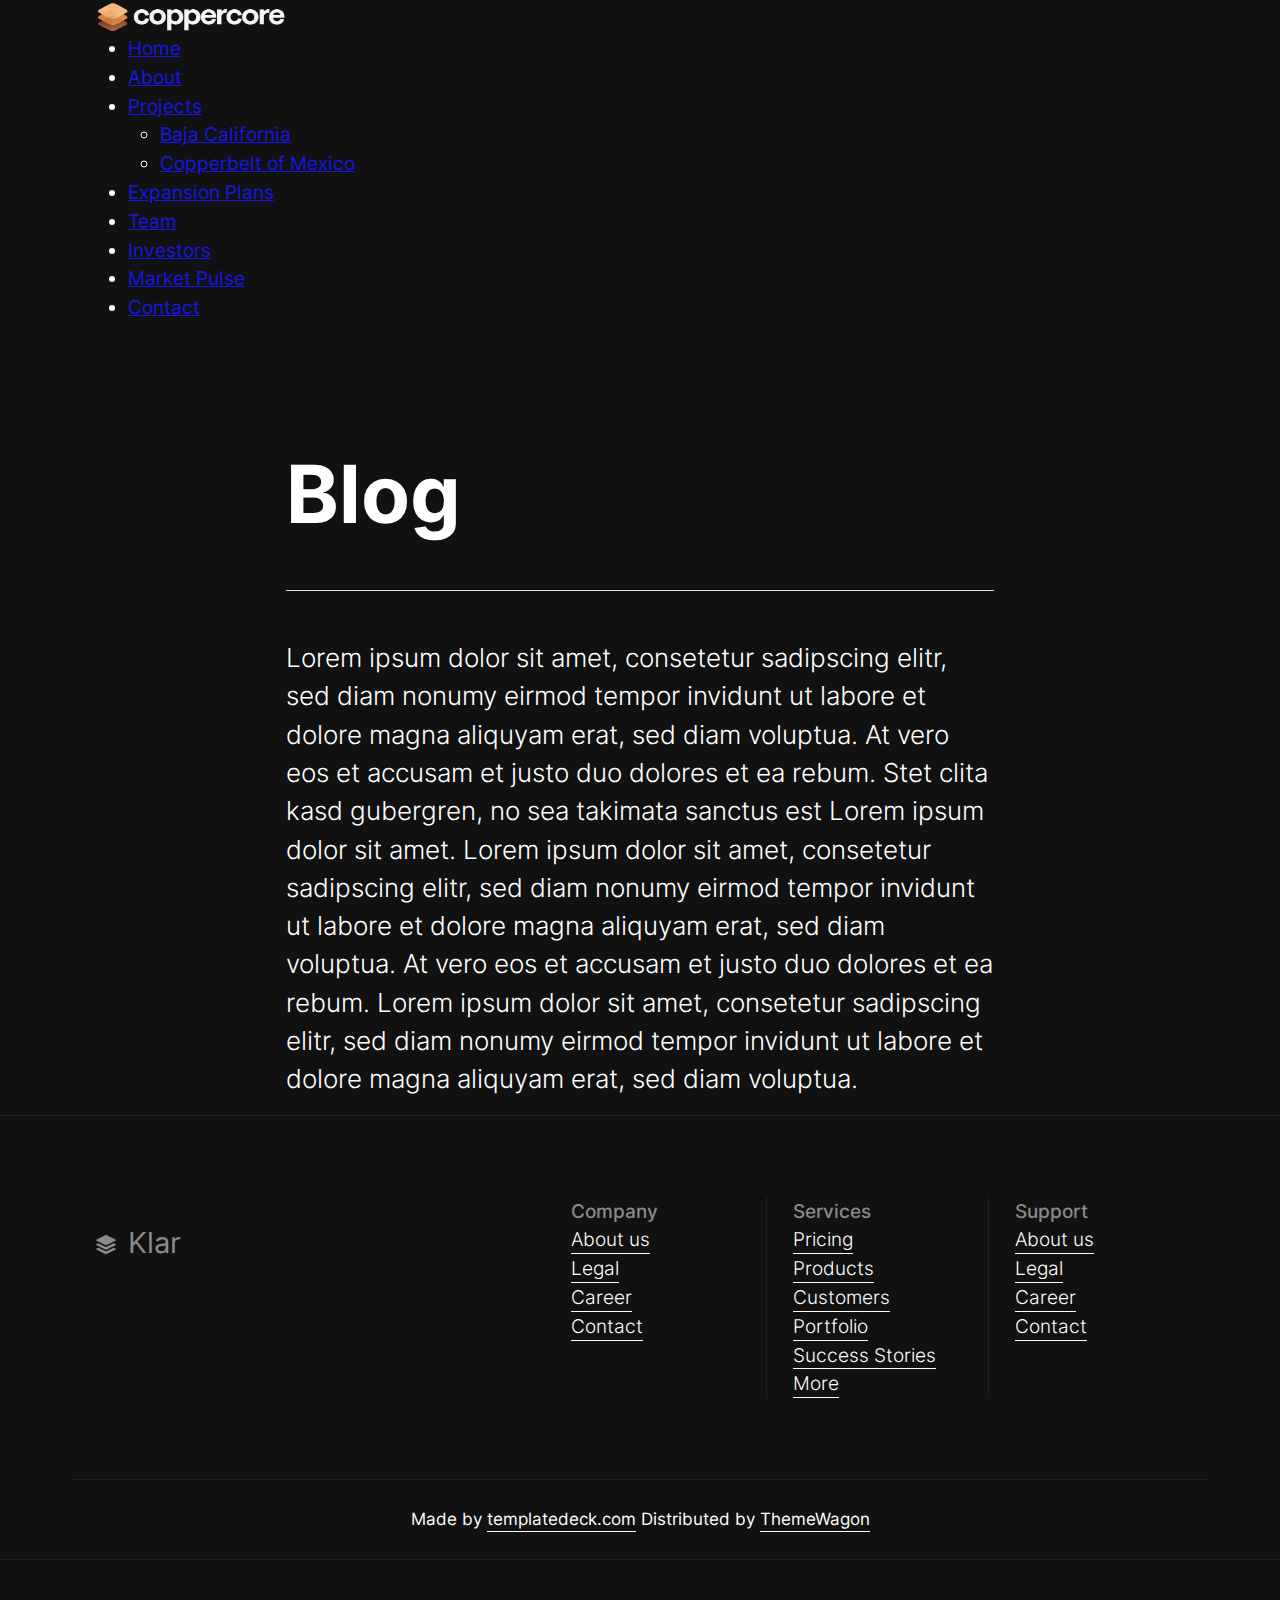
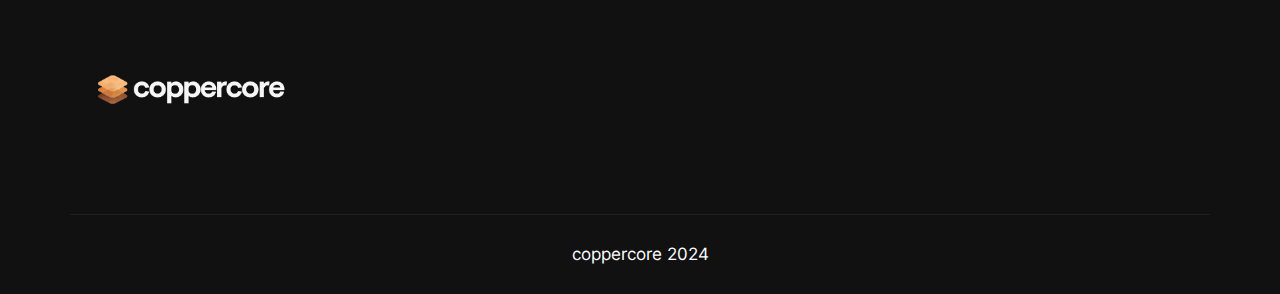
<file: blog.html>
<!doctype html>
<html class="h-100" lang="en">

<head>
  <meta charset="utf-8">
  <meta name="viewport" content="width=device-width,initial-scale=1,shrink-to-fit=no">
  <meta name="description" content="Driving Global Innovation through Responsible Copper Mining.">
  <link rel="apple-touch-icon" sizes="180x180" href="img/apple-touch-icon.png">
  <link rel="icon" type="image/png" sizes="32x32" href="img/favicon-32x32.png">
  <link rel="icon" type="image/png" sizes="16x16" href="img/favicon-16x16.png">
  <link rel="icon" type="image/png" sizes="96x96" href="img/favicon.png">
  <meta name="keywords" content="coppercore, copper, mining">
  <meta name="robots" content="index, follow">
  <meta http-equiv="Content-Type" content="text/html; charset=utf-8">
  <meta name="language" content="English">  
  <title>Home - Coppercore</title>
  <link rel="stylesheet" href="css/theme.min.css">

  <style>
    /* inter-300 - latin */
    @font-face {
      font-family: 'Inter';
      font-style: normal;
      font-weight: 300;
      font-display: swap;
      src: local(''),
        url('fonts/inter-v12-latin-300.woff2') format('woff2'),
        /* Chrome 26+, Opera 23+, Firefox 39+ */
        url('fonts/inter-v12-latin-300.woff') format('woff');
      /* Chrome 6+, Firefox 3.6+, IE 9+, Safari 5.1+ */
    }

    /* inter-400 - latin */
    @font-face {
      font-family: 'Inter';
      font-style: normal;
      font-weight: 400;
      font-display: swap;
      src: local(''),
        url('fonts/inter-v12-latin-regular.woff2') format('woff2'),
        /* Chrome 26+, Opera 23+, Firefox 39+ */
        url('fonts/inter-v12-latin-regular.woff') format('woff');
      /* Chrome 6+, Firefox 3.6+, IE 9+, Safari 5.1+ */
    }

    @font-face {
      font-family: 'Inter';
      font-style: normal;
      font-weight: 500;
      font-display: swap;
      src: local(''),
        url('fonts/inter-v12-latin-500.woff2') format('woff2'),
        /* Chrome 26+, Opera 23+, Firefox 39+ */
        url('fonts/inter-v12-latin-500.woff') format('woff');
      /* Chrome 6+, Firefox 3.6+, IE 9+, Safari 5.1+ */
    }

    @font-face {
      font-family: 'Inter';
      font-style: normal;
      font-weight: 700;
      font-display: swap;
      src: local(''),
        url('fonts/inter-v12-latin-700.woff2') format('woff2'),
        /* Chrome 26+, Opera 23+, Firefox 39+ */
        url('fonts/inter-v12-latin-700.woff') format('woff');
      /* Chrome 6+, Firefox 3.6+, IE 9+, Safari 5.1+ */
    }
  </style>


</head>

<body class="bg-black text-white mt-0" data-bs-spy="scroll" data-bs-target="#navScroll">

  <header class="consistent-header">
    <nav class="consistent-navbar container">
      <a href="/" class="consistent-brand"><img src="/img/copper-logo.png" style="max-width: 190px;" /></a>
      <div class="consistent-burger" id="consistent-burger">
        <span class="consistent-burger-line"></span>
        <span class="consistent-burger-line"></span>
        <span class="consistent-burger-line"></span>
      </div>
      <div class="consistent-menu" id="consistent-menu">
        <ul class="consistent-menu-inner">
          <li class="consistent-menu-item"><a href="/" class="consistent-menu-link">Home</a></li>
          <li class="consistent-menu-item"><a href="/about" class="consistent-menu-link">About</a></li>
          <li class="consistent-menu-item consistent-dropdown">
            <a href="#" class="consistent-menu-link" onclick="toggleConsistentDropdown(event)">Projects</a>
            <ul class="consistent-dropdown-menu">
              <li><a href="/projects" class="consistent-dropdown-item">Baja California</a></li>
              <li><a href="/copperbelt" class="consistent-dropdown-item">Copperbelt of Mexico</a></li>
            </ul>
          </li>
          <li class="consistent-menu-item"><a href="/expansion" class="consistent-menu-link">Expansion Plans</a></li>
          <li class="consistent-menu-item"><a href="/team" class="consistent-menu-link">Team</a></li>
          <li class="consistent-menu-item"><a href="/investors" class="consistent-menu-link">Investors</a></li>
          <li class="consistent-menu-item"><a href="/market-pulse" class="consistent-menu-link">Market Pulse</a></li>
          <li class="consistent-menu-item"><a href="/contact" class="consistent-menu-link">Contact</a></li>
        </ul>
      </div>
    </nav>
  </header>

  <main>
    <div class="container">
      <div class="row d-flex justify-content-center py-vh-5 pb-0">
        <div class="col-12 col-lg-10 col-xl-8">
          <div class="row">
            <div class="col-12">
              <h1 class="display-1 fw-bold">Blog</h1>
              <p class="lead border-top pt-5 mt-5" data-aos="fade-up">Lorem ipsum dolor sit amet, consetetur sadipscing
                elitr, sed diam nonumy eirmod tempor invidunt ut labore et dolore magna aliquyam erat, sed diam
                voluptua. At vero eos et accusam et justo duo dolores et ea rebum. Stet clita kasd gubergren, no sea
                takimata sanctus est Lorem ipsum dolor sit amet. Lorem ipsum dolor sit amet, consetetur sadipscing
                elitr, sed diam nonumy eirmod tempor invidunt ut
                labore et dolore magna aliquyam erat, sed diam voluptua. At vero eos et accusam et justo duo dolores et
                ea rebum. Lorem ipsum dolor sit amet, consetetur sadipscing elitr, sed diam nonumy eirmod tempor
                invidunt ut labore et dolore magna aliquyam erat,
                sed diam voluptua.
              </p>
            </div>
          </div>
        </div>
        
  </main>

  <footer class="bg-black border-top border-dark">
    <div class="container py-vh-4 text-secondary fw-lighter">
      <div class="row">
        <div class="col-12 col-lg-5 py-4 text-center text-lg-start">
          <a class="navbar-brand pe-md-4 fs-4 col-12 col-md-auto text-center" href="index.html">
            <svg xmlns="http://www.w3.org/2000/svg" width="20" height="20" fill="currentColor" class="bi bi-stack"
              viewBox="0 0 16 16">
              <path
                d="m14.12 10.163 1.715.858c.22.11.22.424 0 .534L8.267 15.34a.598.598 0 0 1-.534 0L.165 11.555a.299.299 0 0 1 0-.534l1.716-.858 5.317 2.659c.505.252 1.1.252 1.604 0l5.317-2.66zM7.733.063a.598.598 0 0 1 .534 0l7.568 3.784a.3.3 0 0 1 0 .535L8.267 8.165a.598.598 0 0 1-.534 0L.165 4.382a.299.299 0 0 1 0-.535L7.733.063z" />
              <path
                d="m14.12 6.576 1.715.858c.22.11.22.424 0 .534l-7.568 3.784a.598.598 0 0 1-.534 0L.165 7.968a.299.299 0 0 1 0-.534l1.716-.858 5.317 2.659c.505.252 1.1.252 1.604 0l5.317-2.659z" />
            </svg>
            <span class="ms-md-1 mt-1 fw-bolder me-md-5">Klar</span>
          </a>

        </div>
        <div class="col border-end border-dark">
          <span class="h6">Company</span>
          <ul class="nav flex-column">
            <li class="nav-item">
              <a href="#" class="link-fancy link-fancy-light">About us</a>
            </li>
            <li class="nav-item">
              <a href="#" class="link-fancy link-fancy-light">Legal</a>
            </li>

            <li class="nav-item">
              <a href="#" class="link-fancy link-fancy-light">Career</a>
            </li>
            <li class="nav-item">
              <a href="#" class="link-fancy link-fancy-light">Contact</a>
            </li>
          </ul>
        </div>
        <div class="col border-end border-dark">
          <span class="h6">Services</span>
          <ul class="nav flex-column">
            <li class="nav-item">
              <a href="#" class="link-fancy link-fancy-light">Pricing</a>
            </li>
            <li class="nav-item">
              <a href="#" class="link-fancy link-fancy-light">Products</a>
            </li>

            <li class="nav-item">
              <a href="#" class="link-fancy link-fancy-light">Customers</a>
            </li>
            <li class="nav-item">
              <a href="#" class="link-fancy link-fancy-light">Portfolio</a>
            </li>
            <li class="nav-item">
              <a href="#" class="link-fancy link-fancy-light">Success Stories</a>
            </li>
            <li class="nav-item">
              <a href="#" class="link-fancy link-fancy-light">More</a>
            </li>
          </ul>
        </div>
        <div class="col">
          <span class="h6">Support</span>
          <ul class="nav flex-column">
            <li class="nav-item">
              <a href="#" class="link-fancy link-fancy-light">About us</a>
            </li>
            <li class="nav-item">
              <a href="#" class="link-fancy link-fancy-light">Legal</a>
            </li>

            <li class="nav-item">
              <a href="#" class="link-fancy link-fancy-light">Career</a>
            </li>
            <li class="nav-item">
              <a href="#" class="link-fancy link-fancy-light">Contact</a>
            </li>
          </ul>
        </div>
      </div>
    </div>
    <div class="container text-center small py-vh-2 border-top border-dark">Made by
      <a href="https://templatedeck.com" class="link-fancy link-fancy-light" target="_blank">templatedeck.com</a>
      Distributed by <a href="https://themewagon.com" class="link-fancy link-fancy-light" target="_blank">ThemeWagon</a>
    </div>
    <footer class="bg-black border-top border-dark">
        <div class="container py-vh-4 text-secondary fw-lighter">
          <div class="row">
            <div class="col-12 col-lg-5 py-4 text-center text-lg-start">
              <a class="navbar-brand pe-md-4 fs-4 col-12 col-md-auto text-center" href="index.html">
                        <img src="/img/copper-logo.png" style="max-width: 190px;" />
              </a>
    
            </div>
          
          </div>
        </div>
        <div class="container text-center small py-vh-2 border-top border-dark">coppercore 2024
        </div>
      </footer>
    
      <script src="js/bootstrap.bundle.min.js"></script>
      <script src="js/aos.js"></script>
      <script>
        AOS.init({
          duration: 800, // values from 0 to 3000, with step 50ms
        });
      </script>
      <script>
        let scrollpos = window.scrollY;
        const header = document.querySelector(".navbar");
        const header_height = header.offsetHeight;
    
        const add_class_on_scroll = () => header.classList.add("scrolled", "shadow-sm");
        const remove_class_on_scroll = () => header.classList.remove("scrolled", "shadow-sm");
    
        window.addEventListener('scroll', function () {
          scrollpos = window.scrollY;
    
          if (scrollpos >= header_height) { add_class_on_scroll(); }
          else { remove_class_on_scroll(); }
    
          console.log(scrollpos);
        })
      </script>
    <script>
      // JavaScript to toggle the consistent menu
      document.getElementById('consistent-burger').addEventListener('click', function () {
        document.getElementById('consistent-menu').classList.toggle('is-active');
      });
    
      // JavaScript to toggle the dropdown menu on click
      function toggleConsistentDropdown(event) {
        event.preventDefault(); // Prevent default link behavior
        const parent = event.target.closest('.consistent-dropdown'); // Find the parent dropdown
        const dropdownMenu = parent.querySelector('.consistent-dropdown-menu');
        const isOpen = dropdownMenu.style.display === 'block';
        dropdownMenu.style.display = isOpen ? 'none' : 'block';
      }
    
      // Optional: Close the menu when clicking outside (for better UX)
      document.addEventListener('click', function (event) {
        const isClickInside = event.target.closest('.consistent-header');
        if (!isClickInside) {
          document.querySelectorAll('.consistent-dropdown-menu').forEach(menu => menu.style.display = 'none');
          document.getElementById('consistent-menu').classList.remove('is-active');
        }
      });
    </script>
    </body>
    
    </html>
</file>
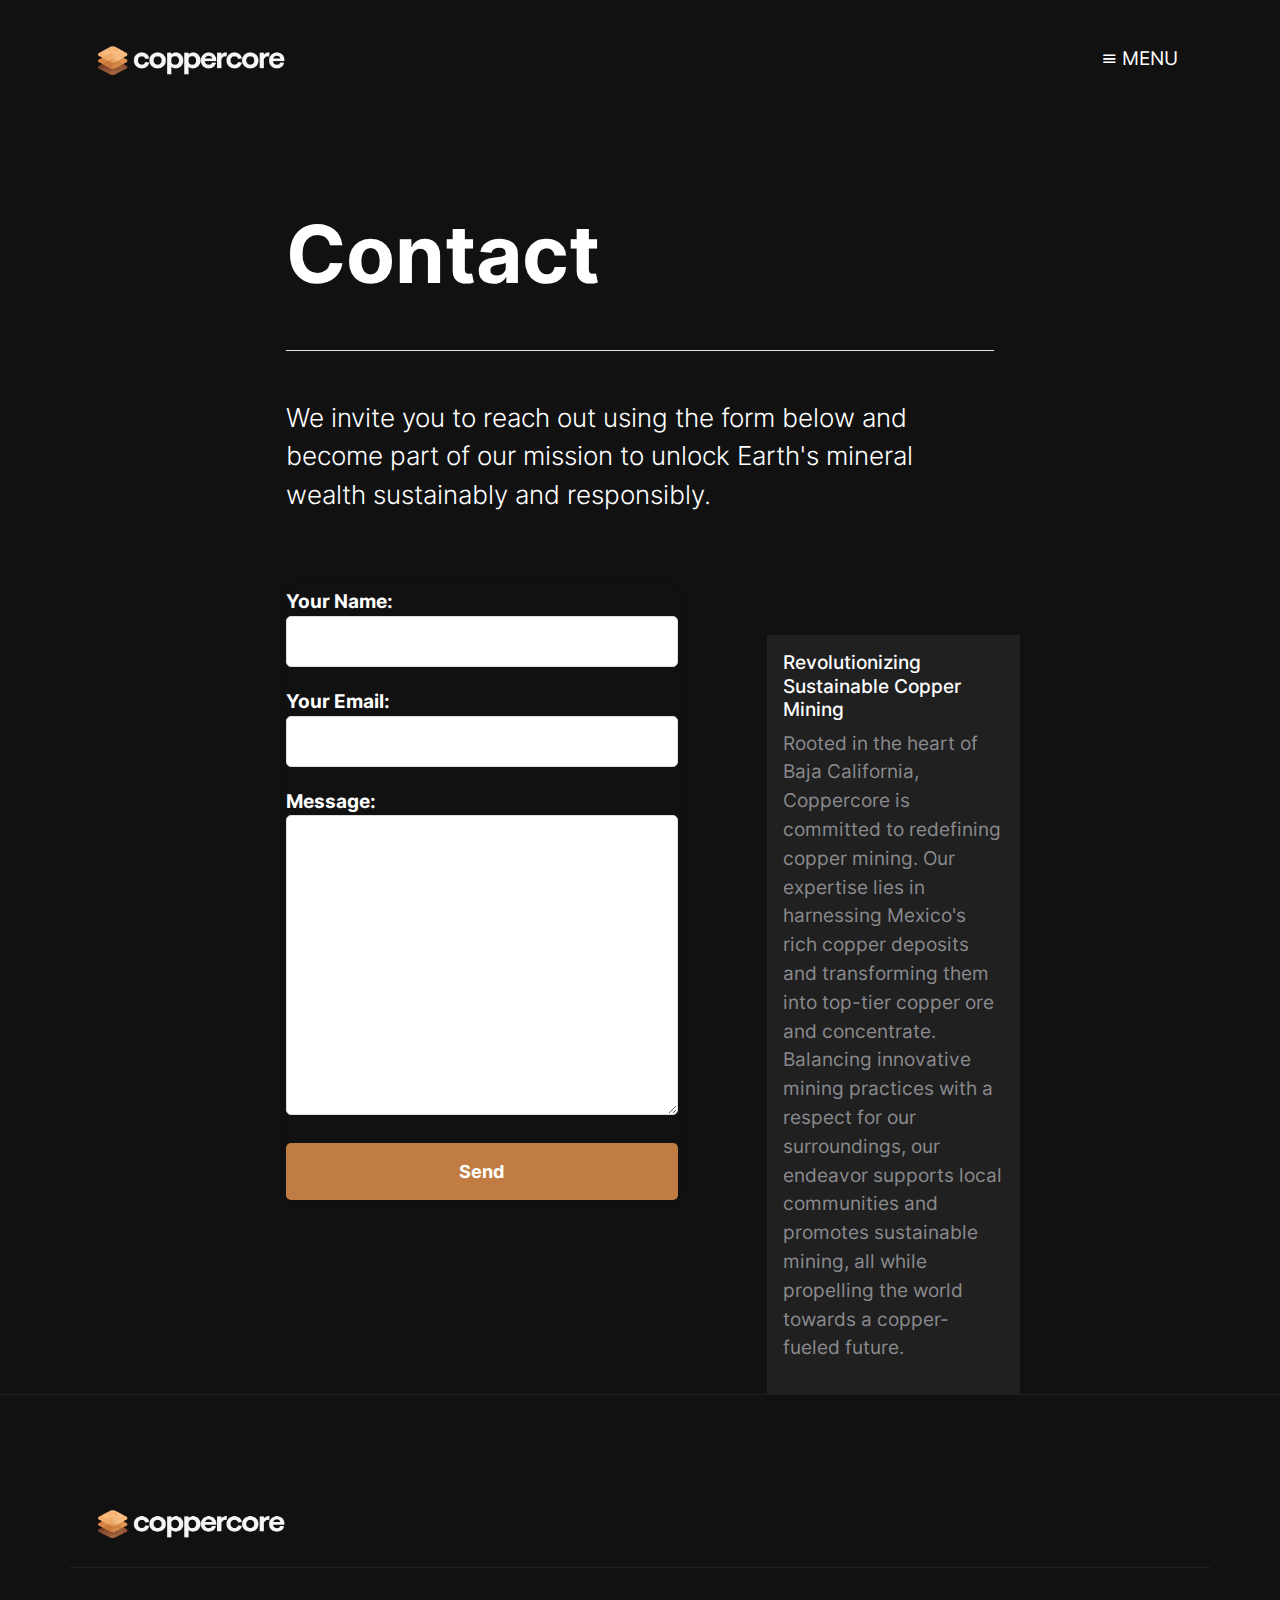
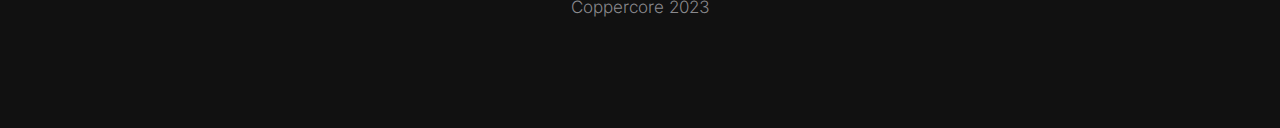
<file: contact2.html>
<!doctype html>
<html class="h-100" lang="en">

<head>
  <meta charset="utf-8">
  <meta name="viewport" content="width=device-width,initial-scale=1,shrink-to-fit=no">
  <meta name="description" content="Driving Global Innovation through Responsible Copper Mining.">
  <link rel="apple-touch-icon" sizes="180x180" href="img/apple-touch-icon.png">
  <link rel="icon" type="image/png" sizes="32x32" href="img/favicon-32x32.png">
  <link rel="icon" type="image/png" sizes="16x16" href="img/favicon-16x16.png">
  <link rel="icon" type="image/png" sizes="96x96" href="img/favicon.png">
  <meta name="author" content="Holger Koenemann">
  <meta name="generator" content="Eleventy v2.0.0">
  <meta name="HandheldFriendly" content="true">
  <title>Contact - Coppercore</title>
  <link rel="stylesheet" href="css/theme.min.css">

  <style>
    /* inter-300 - latin */
    @font-face {
      font-family: 'Inter';
      font-style: normal;
      font-weight: 300;
      font-display: swap;
      src: local(''),
        url('fonts/inter-v12-latin-300.woff2') format('woff2'),
        /* Chrome 26+, Opera 23+, Firefox 39+ */
        url('fonts/inter-v12-latin-300.woff') format('woff');
      /* Chrome 6+, Firefox 3.6+, IE 9+, Safari 5.1+ */
    }

    /* inter-400 - latin */
    @font-face {
      font-family: 'Inter';
      font-style: normal;
      font-weight: 400;
      font-display: swap;
      src: local(''),
        url('fonts/inter-v12-latin-regular.woff2') format('woff2'),
        /* Chrome 26+, Opera 23+, Firefox 39+ */
        url('fonts/inter-v12-latin-regular.woff') format('woff');
      /* Chrome 6+, Firefox 3.6+, IE 9+, Safari 5.1+ */
    }

    @font-face {
      font-family: 'Inter';
      font-style: normal;
      font-weight: 500;
      font-display: swap;
      src: local(''),
        url('fonts/inter-v12-latin-500.woff2') format('woff2'),
        /* Chrome 26+, Opera 23+, Firefox 39+ */
        url('fonts/inter-v12-latin-500.woff') format('woff');
      /* Chrome 6+, Firefox 3.6+, IE 9+, Safari 5.1+ */
    }

    @font-face {
      font-family: 'Inter';
      font-style: normal;
      font-weight: 700;
      font-display: swap;
      src: local(''),
        url('fonts/inter-v12-latin-700.woff2') format('woff2'),
        /* Chrome 26+, Opera 23+, Firefox 39+ */
        url('fonts/inter-v12-latin-700.woff') format('woff');
      /* Chrome 6+, Firefox 3.6+, IE 9+, Safari 5.1+ */
    }
    
    .contact-form {
    width: 100%;
    max-width: 800px;
    border-radius: 10px;
    box-shadow: 0px 0px 10px 0px rgba(0,0,0,0.1);
}

.contact-form form {
    width: 100%;
}

.contact-form p {
    margin-bottom: 20px;
}

.contact-form label {
    display: block;
    margin-bottom: 5px;
    font-weight: 600;
}

.contact-form input[type="text"], .contact-form input[type="email"], .contact-form textarea {
    width: 100%;
    padding: 10px;
    border-radius: 5px;
    border: 1px solid #ddd;
}

.contact-form button {
    width: 100%;
    padding: 15px;
    border: none;
    border-radius: 5px;
    background-color: #c07c42;
    color: white;
    font-size: 18px;
    font-weight: 600;
    cursor: pointer;
    transition: background-color 0.3s ease;
}

.contact-form button:hover {
    background-color: #e09150;
}
  </style>


</head>

<body class="bg-black text-white mt-0" data-bs-spy="scroll" data-bs-target="#navScroll">

  <nav id="navScroll" class="navbar navbar-expand-lg navbar-dark bg-black fixed-top px-vw-5" tabindex="0">
    <div class="container">
      <a class="navbar-brand pe-md-4 fs-4 col-8 col-md-auto text-center" href="index.html">
        <img src="/img/copper-logo.png" style="max-width: 190px;" />
      </a>
      <button class="navbar-toggler" type="button" data-bs-toggle="collapse" data-bs-target="#navbarNav" aria-controls="navbarNav" aria-expanded="false" aria-label="Toggle navigation" style="background-color: transparent; border: none; color: white; ">
        <span class="navbar-toggler-icon">≡ MENU</span>
      </button>
      <div class="collapse navbar-collapse" id="navbarNav">
        <ul class="navbar-nav mx-auto mb-2 mb-lg-0 list-group list-group-horizontal-lg">
          <li class="nav-item">
            <a class="nav-link fs-5" href="index.html" aria-label="Homepage">
              Home
            </a>
          </li>
          <li class="nav-item">
            <a class="nav-link fs-5" href="about.html" aria-label="A sample content page">
              About
            </a>
          </li>
          <li class="nav-item">
            <a class="nav-link fs-5" href="projects.html" aria-label="A sample content page">
              Projects
            </a>
          </li>
          <li class="nav-item">
            <a class="nav-link fs-5" href="expansion.html" aria-label="A sample content page">
              Expansion Plans
            </a>
          </li>
          <li class="nav-item">
            <a class="nav-link fs-5" href="team.html" aria-label="A system message page">
              Team
            </a>
          </li>
          <li class="nav-item">
            <a class="nav-link fs-5" href="/investors.html" aria-label="A system message page">
              Investors
            </a>
          </li>
          <li class="nav-item">
            <a class="nav-link fs-5" href="/contact.html" aria-label="A system message page">
              Contact
            </a>
          </li>
        </ul>
        <a href="#" aria-label="Learn More" class="btn btn-outline-light">
          <small>Learn More</small>
        </a>
      </div>
    </div>
  </nav>

  <main>
    <div class="container">
    <div class="row d-flex justify-content-center py-vh-5 pb-0">
        <div class="col-12 col-lg-10 col-xl-8">
          <div class="row">
            <div class="col-12">
              <h1 class="display-1 fw-bold mt-5" style="padding-top: 50px;">Contact
              </h1>
              <p class="lead border-top pt-5 mt-5" data-aos="fade-up">We invite you to reach out using the form below and become part of our mission to unlock Earth's mineral wealth sustainably and responsibly.</p>
            <br><br>
            </div>
          </div>
        </div>
       
        <div class="col-12 col-lg-10 col-xl-8">
          <div class="row d-flex align-items-start" data-aos="fade-right">
            <div class="col-12 col-lg-7">
            
                <div class="contact-form">
                    <form name="contact" method="POST" data-netlify="true">
                        <p>
                          <label>Your Name: <input type="text" name="name" /></label>
                        </p>
                        <p>
                          <label>Your Email: <input type="email" name="email" /></label>
                        </p>
                        <p>
                          <label>Message: <textarea name="message" style="height: 300px;"></textarea></label>
                        </p>
                        <p>
                          <button type="submit">Send</button>
                        </p>
                      </form>
                    </div>
            
            </div>
            <div class="col-12 col-lg-4 offset-lg-1 bg-gray-900 p-5 mt-5">
              <h3 class="h6">Revolutionizing Sustainable Copper Mining</h3>
              <p class="text-secondary">
                Rooted in the heart of Baja California, Coppercore is committed to redefining copper mining. Our expertise lies in harnessing Mexico's rich copper deposits and transforming them into top-tier copper ore and concentrate. Balancing innovative mining practices with a respect for our surroundings, our endeavor supports local communities and promotes sustainable mining, all while propelling the world towards a copper-fueled future.
            </p>
            </div>
          </div>
        </div>
      </div>
    </div>
  </main>

  <footer class="bg-black border-top border-dark">
    <div class="container py-vh-4 text-secondary fw-lighter">
      <div class="row">
        <div class="col-12 col-lg-5 py-4 text-center text-lg-start">
          <a class="navbar-brand pe-md-4 fs-4 col-12 col-md-auto text-center" href="index.html">
            <img src="/img/copper-logo.png" style="max-width: 190px;" />
          </a>

        </div>
        
    <div class="container text-center small py-vh-2 border-top border-dark">Coppercore 2023
    </div>
  </footer>








  <script src="js/bootstrap.bundle.min.js"></script>
  <script src="js/aos.js"></script>
  <script>
    AOS.init({
      duration: 800, // values from 0 to 3000, with step 50ms
    });
  </script>
  <script>
    let scrollpos = window.scrollY;
    const header = document.querySelector(".navbar");
    const header_height = header.offsetHeight;

    const add_class_on_scroll = () => header.classList.add("scrolled", "shadow-sm");
    const remove_class_on_scroll = () => header.classList.remove("scrolled", "shadow-sm");

    window.addEventListener('scroll', function () {
      scrollpos = window.scrollY;

      if (scrollpos >= header_height) { add_class_on_scroll(); }
      else { remove_class_on_scroll(); }

      console.log(scrollpos);
    })
  </script>

</body>

</html>
</file>
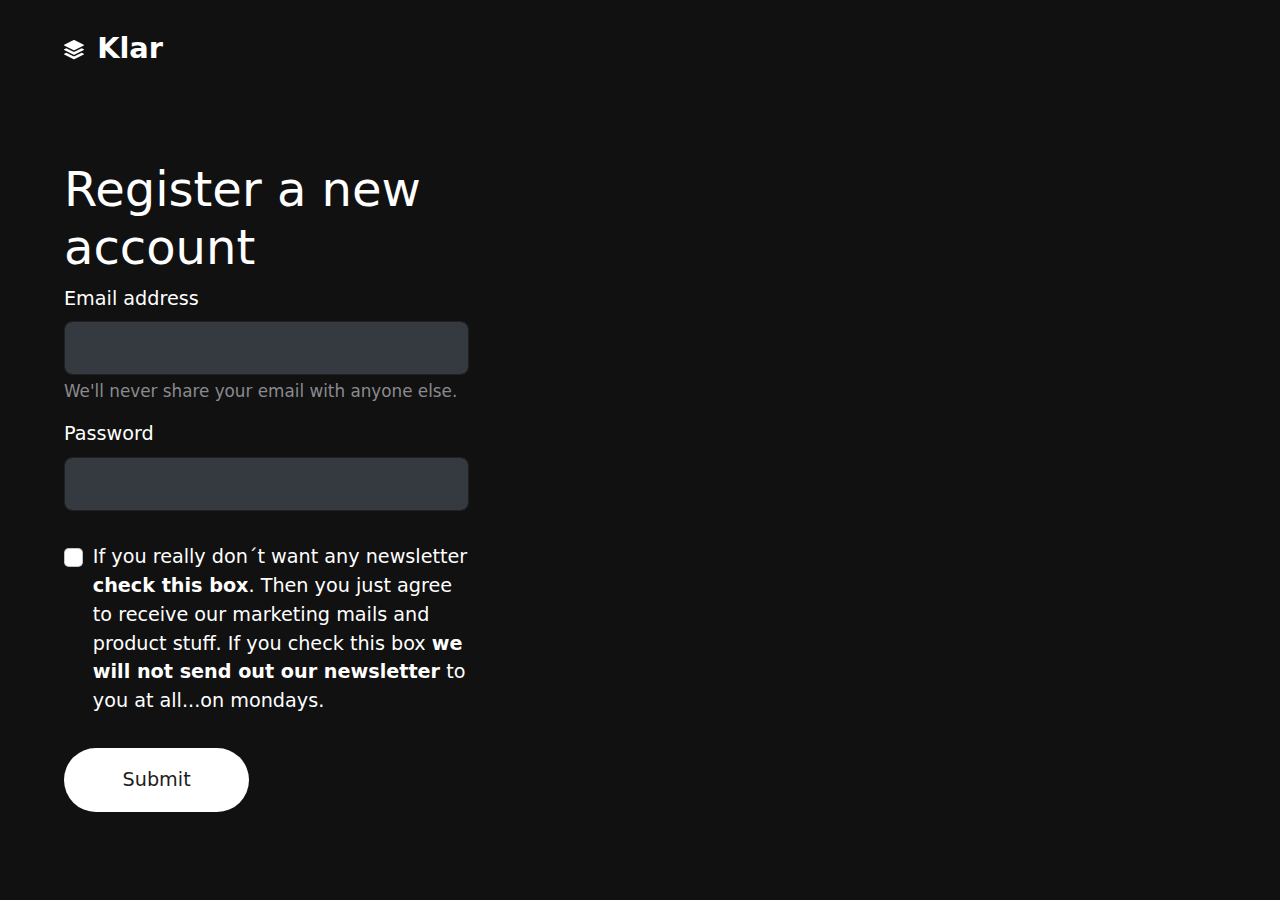
<file: system.html>
<!doctype html>
<html class="h-100" lang="en">

  <head>
      <meta charset="utf-8">
  <meta name="viewport" content="width=device-width,initial-scale=1,shrink-to-fit=no">
  <meta name="description" content="A well made and handcrafted Bootstrap 5 template">
  <link rel="apple-touch-icon" sizes="180x180" href="img/apple-touch-icon.png">
  <link rel="icon" type="image/png" sizes="32x32" href="img/favicon-32x32.png">
  <link rel="icon" type="image/png" sizes="16x16" href="img/favicon-16x16.png">
  <link rel="icon" type="image/png" sizes="96x96" href="img/favicon.png">
  <meta name="author" content="Holger Koenemann">
  <meta name="generator" content="Eleventy v2.0.0">
  <meta name="HandheldFriendly" content="true">
  <title>Register a new account</title>
  <link rel="stylesheet" href="css/theme.min.css">


  </head>

  <body class="d-flex h-100 w-100 bg-black text-white" data-bs-spy="scroll" data-bs-target="#navScroll">

    <div class="h-100 container-fluid">
      <div class="h-100 row d-flex align-items-stretch">
        
          <div class="col-12 col-md-7 col-lg-6 col-xl-5 d-flex align-items-start flex-column px-vw-5">
          
            <header class="mb-auto py-vh-2 col-12">
              <a class="navbar-brand pe-md-4 fs-4 col-12 col-md-auto text-center" href="index.html">
  <svg xmlns="http://www.w3.org/2000/svg" width="20" height="20" fill="currentColor" class="bi bi-stack" viewBox="0 0 16 16">
    <path d="m14.12 10.163 1.715.858c.22.11.22.424 0 .534L8.267 15.34a.598.598 0 0 1-.534 0L.165 11.555a.299.299 0 0 1 0-.534l1.716-.858 5.317 2.659c.505.252 1.1.252 1.604 0l5.317-2.66zM7.733.063a.598.598 0 0 1 .534 0l7.568 3.784a.3.3 0 0 1 0 .535L8.267 8.165a.598.598 0 0 1-.534 0L.165 4.382a.299.299 0 0 1 0-.535L7.733.063z"/>
    <path d="m14.12 6.576 1.715.858c.22.11.22.424 0 .534l-7.568 3.784a.598.598 0 0 1-.534 0L.165 7.968a.299.299 0 0 1 0-.534l1.716-.858 5.317 2.659c.505.252 1.1.252 1.604 0l5.317-2.659z"/>
  </svg>
  <span class="ms-md-1 mt-1 fw-bolder me-md-5">Klar</span>
</a>

            </header>
            <main class="mb-auto col-12">
              <h1>Register a new account</h1>
              
<form class="row">
  <div class="col-12">
  <div class="mb-3">
    <label for="exampleInputEmail1" class="form-label">Email address</label>
    <input type="email" class="form-control form-control-lg bg-gray-800 border-dark" id="exampleInputEmail1" aria-describedby="emailHelp">
    <div id="emailHelp" class="form-text">We'll never share your email with anyone else.</div>
  </div>
  <div class="mb-3">
    <label for="exampleInputPassword1" class="form-label">Password</label>
    <input type="password" class="form-control form-control-lg bg-gray-800 border-dark" id="exampleInputPassword1">
  </div>
  <div class="mb-3 form-check py-3">
    <input type="checkbox" class="form-check-input" id="exampleCheck1">
    <label class="form-check-label" for="exampleCheck1">If you really don´t want any newsletter <strong>check this box</strong>. Then you just agree to receive our marketing mails and product stuff. If you check this box <strong>we will not send out our newsletter</strong> to you at all...on mondays.</label>
  </div>
  <button type="submit" class="btn btn-white btn-xl mb-4">Submit</button>
</div>
</form>

            </main>
          </div>
          
            <div class="col-12 col-md-5 col-lg-6 col-xl-7 gradient"></div>
          
        </div>

      </div></body>
    </html>
</file>
<file: css/theme.min.css>
/*!
   * Bootstrap  v5.2.1 (https://getbootstrap.com/)
   * Copyright 2011-2022 The Bootstrap Authors
   * Copyright 2011-2022 Twitter, Inc.
   * Licensed under MIT (https://github.com/twbs/bootstrap/blob/main/LICENSE)
   */:root{--bs-blue:#1717e5;--bs-indigo:#6610f2;--bs-purple:#6f42c1;--bs-pink:#d63384;--bs-red:#dc3545;--bs-orange:#fd7e14;--bs-yellow:#ffc107;--bs-green:#198754;--bs-teal:#20c997;--bs-cyan:#0dcaf0;--bs-white:#fff;--bs-gray:#8a8a8e;--bs-gray-dark:#343a40;--bs-gray-100:#f8f9fa;--bs-gray-200:#e9ecef;--bs-gray-300:#dee2e6;--bs-gray-400:#ced4da;--bs-gray-500:#adb5bd;--bs-gray-600:#8a8a8e;--bs-gray-700:#495057;--bs-gray-800:#343a40;--bs-gray-900:#202020;--bs-primary:#1717e5;--bs-secondary:#8a8a8e;--bs-success:#198754;--bs-info:#0dcaf0;--bs-warning:#ffc107;--bs-danger:#dc3545;--bs-light:#f8f9fa;--bs-dark:#202020;--bs-primary-rgb:23,23,229;--bs-secondary-rgb:138,138,142;--bs-success-rgb:25,135,84;--bs-info-rgb:13,202,240;--bs-warning-rgb:255,193,7;--bs-danger-rgb:220,53,69;--bs-light-rgb:248,249,250;--bs-dark-rgb:32,32,32;--bs-white-rgb:255,255,255;--bs-black-rgb:17,17,17;--bs-body-color-rgb:32,32,32;--bs-body-bg-rgb:255,255,255;--bs-font-sans-serif:"Inter",system-ui,-apple-system,"Segoe UI",Roboto,"Helvetica Neue",Arial,"Noto Sans",sans-serif,"Apple Color Emoji","Segoe UI Emoji","Segoe UI Symbol","Noto Color Emoji";--bs-font-monospace:SFMono-Regular,Menlo,Monaco,Consolas,"Liberation Mono","Courier New",monospace;--bs-gradient:linear-gradient(180deg, rgba(255, 255, 255, 0.15), rgba(255, 255, 255, 0));--bs-body-font-family:var(--bs-font-sans-serif);--bs-body-font-size:1.2rem;--bs-body-font-weight:400;--bs-body-line-height:1.5;--bs-body-color:#202020;--bs-body-bg:#fff;--bs-border-width:1px;--bs-border-style:solid;--bs-border-color:#dee2e6;--bs-border-color-translucent:rgba(17, 17, 17, 0.175);--bs-border-radius:0.375rem;--bs-border-radius-sm:0.25rem;--bs-border-radius-lg:0.5rem;--bs-border-radius-xl:1rem;--bs-border-radius-2xl:2rem;--bs-border-radius-pill:50rem;--bs-link-color:#1717e5;--bs-link-hover-color:#1212b7;--bs-code-color:#d63384;--bs-highlight-bg:#fff3cd}*,::after,::before{box-sizing:border-box}@media (prefers-reduced-motion:no-preference){:root{scroll-behavior:smooth}}body{margin:0;font-family:var(--bs-body-font-family);font-size:var(--bs-body-font-size);font-weight:var(--bs-body-font-weight);line-height:var(--bs-body-line-height);color:var(--bs-body-color);text-align:var(--bs-body-text-align);background-color:var(--bs-body-bg);-webkit-text-size-adjust:100%;-webkit-tap-highlight-color:rgba(17,17,17,0)}.h1,.h2,.h3,.h4,.h5,.h6,h1,h2,h3,h4,h5,h6{margin-top:0;margin-bottom:.5rem;font-weight:500;line-height:1.2}.h1,h1{font-size:calc(1.425rem + 2.1vw)}@media (min-width:1200px){.h1,h1{font-size:3rem}}.h2,h2{font-size:calc(1.365rem + 1.38vw)}@media (min-width:1200px){.h2,h2{font-size:2.4rem}}.h3,h3{font-size:calc(1.335rem + 1.02vw)}@media (min-width:1200px){.h3,h3{font-size:2.1rem}}.h4,h4{font-size:calc(1.305rem + .66vw)}@media (min-width:1200px){.h4,h4{font-size:1.8rem}}.h5,h5{font-size:calc(1.275rem + .3vw)}@media (min-width:1200px){.h5,h5{font-size:1.5rem}}.h6,h6{font-size:1.2rem}p{margin-top:0;margin-bottom:1rem}address{margin-bottom:1rem;font-style:normal;line-height:inherit}ul{padding-left:2rem}ul{margin-top:0;margin-bottom:1rem}ul ul{margin-bottom:0}strong{font-weight:bolder}.small,small{font-size:.875em}a{color:var(--bs-link-color);text-decoration:underline}a:hover{color:var(--bs-link-hover-color)}a:not([href]):not([class]),a:not([href]):not([class]):hover{color:inherit;text-decoration:none}img,svg{vertical-align:middle}label{display:inline-block}button{border-radius:0}button:focus:not(:focus-visible){outline:0}button,input{margin:0;font-family:inherit;font-size:inherit;line-height:inherit}button{text-transform:none}[type=button],[type=submit],button{-webkit-appearance:button}[type=button]:not(:disabled),[type=submit]:not(:disabled),button:not(:disabled){cursor:pointer}::-moz-focus-inner{padding:0;border-style:none}::-webkit-datetime-edit-day-field,::-webkit-datetime-edit-fields-wrapper,::-webkit-datetime-edit-hour-field,::-webkit-datetime-edit-minute,::-webkit-datetime-edit-month-field,::-webkit-datetime-edit-text,::-webkit-datetime-edit-year-field{padding:0}::-webkit-inner-spin-button{height:auto}::-webkit-search-decoration{-webkit-appearance:none}::-webkit-color-swatch-wrapper{padding:0}::file-selector-button{font:inherit;-webkit-appearance:button}.lead{font-size:calc(1.2846rem + .4152vw);font-weight:300}@media (min-width:1200px){.lead{font-size:1.596rem}}.display-1{font-size:calc(1.625rem + 4.5vw);font-weight:300;line-height:1.2}@media (min-width:1200px){.display-1{font-size:5rem}}.display-4{font-size:calc(1.475rem + 2.7vw);font-weight:300;line-height:1.2}@media (min-width:1200px){.display-4{font-size:3.5rem}}.img-fluid{max-width:100%;height:auto}.container,.container-fluid{--bs-gutter-x:4vw;--bs-gutter-y:0;width:100%;padding-right:calc(var(--bs-gutter-x) * .5);padding-left:calc(var(--bs-gutter-x) * .5);margin-right:auto;margin-left:auto}@media (min-width:576px){.container{max-width:540px}}@media (min-width:768px){.container{max-width:720px}}@media (min-width:992px){.container{max-width:960px}}@media (min-width:1200px){.container{max-width:1140px}}@media (min-width:1680px){.container{max-width:1600px}}.row{--bs-gutter-x:4vw;--bs-gutter-y:0;display:flex;flex-wrap:wrap;margin-top:calc(-1 * var(--bs-gutter-y));margin-right:calc(-.5 * var(--bs-gutter-x));margin-left:calc(-.5 * var(--bs-gutter-x))}.row>*{flex-shrink:0;width:100%;max-width:100%;padding-right:calc(var(--bs-gutter-x) * .5);padding-left:calc(var(--bs-gutter-x) * .5);margin-top:var(--bs-gutter-y)}.col{flex:1 0 0%}.col-5{flex:0 0 auto;width:41.66667%}.col-6{flex:0 0 auto;width:50%}.col-12{flex:0 0 auto;width:100%}.offset-1{margin-left:8.33333%}.g-5,.gx-5{--bs-gutter-x:3rem}.g-5{--bs-gutter-y:3rem}@media (min-width:768px){.col-md-auto{flex:0 0 auto;width:auto}.col-md-5{flex:0 0 auto;width:41.66667%}.col-md-6{flex:0 0 auto;width:50%}.col-md-7{flex:0 0 auto;width:58.33333%}}@media (min-width:992px){.col-lg-3{flex:0 0 auto;width:25%}.col-lg-4{flex:0 0 auto;width:33.33333%}.col-lg-5{flex:0 0 auto;width:41.66667%}.col-lg-6{flex:0 0 auto;width:50%}.col-lg-7{flex:0 0 auto;width:58.33333%}.col-lg-10{flex:0 0 auto;width:83.33333%}.offset-lg-1{margin-left:8.33333%}}@media (min-width:1200px){.col-xl-5{flex:0 0 auto;width:41.66667%}.col-xl-7{flex:0 0 auto;width:58.33333%}.col-xl-8{flex:0 0 auto;width:66.66667%}.col-xl-9{flex:0 0 auto;width:75%}.col-xl-10{flex:0 0 auto;width:83.33333%}}.form-label{margin-bottom:.5rem}.form-text{margin-top:.25rem;font-size:.875em;color:#8a8a8e}.form-control{display:block;width:100%;padding:.375rem .75rem;font-size:1.2rem;font-weight:400;line-height:1.5;color:#202020;background-color:#fff;background-clip:padding-box;border:1px solid #ced4da;appearance:none;border-radius:.375rem;transition:border-color .15s ease-in-out,box-shadow .15s ease-in-out}@media (prefers-reduced-motion:reduce){.form-control{transition:none}}.form-control:focus{color:#202020;background-color:#fff;border-color:#8b8bf2;outline:0;box-shadow:0 0 0 .25rem rgba(23,23,229,.25)}.form-control::-webkit-date-and-time-value{height:1.5em}.form-control::placeholder{color:#8a8a8e;opacity:1}.form-control:disabled{background-color:#e9ecef;opacity:1}.form-control::file-selector-button{padding:.375rem .75rem;margin:-.375rem -.75rem;margin-inline-end:.75rem;color:#202020;background-color:#e9ecef;pointer-events:none;border-color:inherit;border-style:solid;border-width:0;border-inline-end-width:1px;border-radius:0;transition:color .15s ease-in-out,background-color .15s ease-in-out,border-color .15s ease-in-out,box-shadow .15s ease-in-out}@media (prefers-reduced-motion:reduce){.form-control::file-selector-button{transition:none}}.form-control:hover:not(:disabled):not([readonly])::file-selector-button{background-color:#dde0e3}.form-control-lg{min-height:calc(1.5em + 1rem + 2px);padding:.5rem 1rem;font-size:calc(1.275rem + .3vw);border-radius:.5rem}@media (min-width:1200px){.form-control-lg{font-size:1.5rem}}.form-control-lg::file-selector-button{padding:.5rem 1rem;margin:-.5rem -1rem;margin-inline-end:1rem}.form-check{display:block;min-height:1.8rem;padding-left:1.5em;margin-bottom:.125rem}.form-check .form-check-input{float:left;margin-left:-1.5em}.form-check-input{width:1em;height:1em;margin-top:.25em;vertical-align:top;background-color:#fff;background-repeat:no-repeat;background-position:center;background-size:contain;border:1px solid rgba(17,17,17,.25);appearance:none;print-color-adjust:exact}.form-check-input[type=checkbox]{border-radius:.25em}.form-check-input:active{filter:brightness(90%)}.form-check-input:focus{border-color:#8b8bf2;outline:0;box-shadow:0 0 0 .25rem rgba(23,23,229,.25)}.form-check-input:checked{background-color:#1717e5;border-color:#1717e5}.form-check-input:checked[type=checkbox]{background-image:url("data:image/svg+xml,%3csvg xmlns='http://www.w3.org/2000/svg' viewBox='0 0 20 20'%3e%3cpath fill='none' stroke='%23fff' stroke-linecap='round' stroke-linejoin='round' stroke-width='3' d='m6 10 3 3 6-6'/%3e%3c/svg%3e")}.form-check-input[type=checkbox]:indeterminate{background-color:#1717e5;border-color:#1717e5;background-image:url("data:image/svg+xml,%3csvg xmlns='http://www.w3.org/2000/svg' viewBox='0 0 20 20'%3e%3cpath fill='none' stroke='%23fff' stroke-linecap='round' stroke-linejoin='round' stroke-width='3' d='M6 10h8'/%3e%3c/svg%3e")}.form-check-input:disabled{pointer-events:none;filter:none;opacity:.5}.form-check-input:disabled~.form-check-label{cursor:default;opacity:.5}.btn{--bs-btn-padding-x:0.75rem;--bs-btn-padding-y:0.375rem;--bs-btn-font-size:1.2rem;--bs-btn-font-weight:400;--bs-btn-line-height:1.5;--bs-btn-color:#202020;--bs-btn-bg:transparent;--bs-btn-border-width:1px;--bs-btn-border-color:transparent;--bs-btn-border-radius:99rem;--bs-btn-hover-border-color:transparent;--bs-btn-box-shadow:inset 0 1px 0 rgba(255, 255, 255, 0.15),0 1px 1px rgba(17, 17, 17, 0.075);--bs-btn-disabled-opacity:0.65;--bs-btn-focus-box-shadow:0 0 0 0.25rem rgba(var(--bs-btn-focus-shadow-rgb), .5);display:inline-block;padding:var(--bs-btn-padding-y) var(--bs-btn-padding-x);font-family:var(--bs-btn-font-family);font-size:var(--bs-btn-font-size);font-weight:var(--bs-btn-font-weight);line-height:var(--bs-btn-line-height);color:var(--bs-btn-color);text-align:center;text-decoration:none;vertical-align:middle;cursor:pointer;user-select:none;border:var(--bs-btn-border-width) solid var(--bs-btn-border-color);border-radius:var(--bs-btn-border-radius);background-color:var(--bs-btn-bg);transition:color .15s ease-in-out,background-color .15s ease-in-out,border-color .15s ease-in-out,box-shadow .15s ease-in-out}@media (prefers-reduced-motion:reduce){.btn{transition:none}}.btn:first-child:hover,:not(.btn-check)+.btn:hover{color:var(--bs-btn-hover-color);background-color:var(--bs-btn-hover-bg);border-color:var(--bs-btn-hover-border-color)}.btn:focus-visible{color:var(--bs-btn-hover-color);background-color:var(--bs-btn-hover-bg);border-color:var(--bs-btn-hover-border-color);outline:0;box-shadow:var(--bs-btn-focus-box-shadow)}.btn.active,.btn.show,.btn:first-child:active,:not(.btn-check)+.btn:active{color:var(--bs-btn-active-color);background-color:var(--bs-btn-active-bg);border-color:var(--bs-btn-active-border-color)}.btn.active:focus-visible,.btn.show:focus-visible,.btn:first-child:active:focus-visible,:not(.btn-check)+.btn:active:focus-visible{box-shadow:var(--bs-btn-focus-box-shadow)}.btn:disabled{color:var(--bs-btn-disabled-color);pointer-events:none;background-color:var(--bs-btn-disabled-bg);border-color:var(--bs-btn-disabled-border-color);opacity:var(--bs-btn-disabled-opacity)}.btn-light{--bs-btn-color:#111;--bs-btn-bg:#f8f9fa;--bs-btn-border-color:#f8f9fa;--bs-btn-hover-color:#111;--bs-btn-hover-bg:#d3d4d5;--bs-btn-hover-border-color:#c6c7c8;--bs-btn-focus-shadow-rgb:213,214,215;--bs-btn-active-color:#111;--bs-btn-active-bg:#c6c7c8;--bs-btn-active-border-color:#babbbc;--bs-btn-active-shadow:inset 0 3px 5px rgba(17, 17, 17, 0.125);--bs-btn-disabled-color:#111;--bs-btn-disabled-bg:#f8f9fa;--bs-btn-disabled-border-color:#f8f9fa}.btn-outline-light{--bs-btn-color:#f8f9fa;--bs-btn-border-color:#f8f9fa;--bs-btn-hover-color:#111;--bs-btn-hover-bg:#f8f9fa;--bs-btn-hover-border-color:#f8f9fa;--bs-btn-focus-shadow-rgb:248,249,250;--bs-btn-active-color:#111;--bs-btn-active-bg:#f8f9fa;--bs-btn-active-border-color:#f8f9fa;--bs-btn-active-shadow:inset 0 3px 5px rgba(17, 17, 17, 0.125);--bs-btn-disabled-color:#f8f9fa;--bs-btn-disabled-bg:transparent;--bs-btn-disabled-border-color:#f8f9fa;--bs-gradient:none}.fade{transition:opacity .15s linear}@media (prefers-reduced-motion:reduce){.fade{transition:none}}.fade:not(.show){opacity:0}.collapse:not(.show){display:none}.collapsing{height:0;overflow:hidden;transition:height .35s ease}@media (prefers-reduced-motion:reduce){.collapsing{transition:none}}.nav{--bs-nav-link-padding-x:1rem;--bs-nav-link-padding-y:0.5rem;--bs-nav-link-color:var(--bs-link-color);--bs-nav-link-hover-color:var(--bs-link-hover-color);--bs-nav-link-disabled-color:#8a8a8e;display:flex;flex-wrap:wrap;padding-left:0;margin-bottom:0;list-style:none}.nav-link{display:block;padding:var(--bs-nav-link-padding-y) var(--bs-nav-link-padding-x);font-size:var(--bs-nav-link-font-size);font-weight:var(--bs-nav-link-font-weight);color:var(--bs-nav-link-color);text-decoration:none;transition:color .15s ease-in-out,background-color .15s ease-in-out,border-color .15s ease-in-out}@media (prefers-reduced-motion:reduce){.nav-link{transition:none}}.nav-link:focus,.nav-link:hover{color:var(--bs-nav-link-hover-color)}.navbar{--bs-navbar-padding-x:0;--bs-navbar-padding-y:0.5rem;--bs-navbar-color:rgba(17, 17, 17, 0.7);--bs-navbar-hover-color:rgba(17, 17, 17, 0.8);--bs-navbar-disabled-color:rgba(17, 17, 17, 0.3);--bs-navbar-active-color:rgba(17, 17, 17, 0.9);--bs-navbar-brand-padding-y:0.275rem;--bs-navbar-brand-margin-end:1rem;--bs-navbar-brand-font-size:1.5rem;--bs-navbar-brand-color:rgba(17, 17, 17, 0.9);--bs-navbar-brand-hover-color:rgba(17, 17, 17, 0.9);--bs-navbar-nav-link-padding-x:0.5rem;--bs-navbar-toggler-padding-y:0.25rem;--bs-navbar-toggler-padding-x:0.75rem;--bs-navbar-toggler-font-size:1.5rem;--bs-navbar-toggler-icon-bg:url("data:image/svg+xml,%3csvg xmlns='http://www.w3.org/2000/svg' viewBox='0 0 30 30'%3e%3cpath stroke='rgba%2817, 17, 17, 0.7%29' stroke-linecap='round' stroke-miterlimit='10' stroke-width='2' d='M4 7h22M4 15h22M4 23h22'/%3e%3c/svg%3e");--bs-navbar-toggler-border-color:rgba(17, 17, 17, 0.1);--bs-navbar-toggler-border-radius:99rem;--bs-navbar-toggler-focus-width:0.25rem;--bs-navbar-toggler-transition:box-shadow 0.15s ease-in-out;position:relative;display:flex;flex-wrap:wrap;align-items:center;justify-content:space-between;padding:var(--bs-navbar-padding-y) var(--bs-navbar-padding-x)}.navbar>.container,.navbar>.container-fluid{display:flex;flex-wrap:inherit;align-items:center;justify-content:space-between}.navbar-brand{padding-top:var(--bs-navbar-brand-padding-y);padding-bottom:var(--bs-navbar-brand-padding-y);margin-right:var(--bs-navbar-brand-margin-end);font-size:var(--bs-navbar-brand-font-size);color:var(--bs-navbar-brand-color);text-decoration:none;white-space:nowrap}.navbar-brand:focus,.navbar-brand:hover{color:var(--bs-navbar-brand-hover-color)}.navbar-nav{--bs-nav-link-padding-x:0;--bs-nav-link-padding-y:0.5rem;--bs-nav-link-color:var(--bs-navbar-color);--bs-nav-link-hover-color:var(--bs-navbar-hover-color);--bs-nav-link-disabled-color:var(--bs-navbar-disabled-color);display:flex;flex-direction:column;padding-left:0;margin-bottom:0;list-style:none}.navbar-nav .nav-link.active,.navbar-nav .show>.nav-link{color:var(--bs-navbar-active-color)}.navbar-dark{--bs-navbar-color:rgba(255, 255, 255, 0.55);--bs-navbar-hover-color:rgba(255, 255, 255, 0.75);--bs-navbar-disabled-color:rgba(255, 255, 255, 0.25);--bs-navbar-active-color:#fff;--bs-navbar-brand-color:#fff;--bs-navbar-brand-hover-color:#fff;--bs-navbar-toggler-border-color:rgba(255, 255, 255, 0.1);--bs-navbar-toggler-icon-bg:url("data:image/svg+xml,%3csvg xmlns='http://www.w3.org/2000/svg' viewBox='0 0 30 30'%3e%3cpath stroke='rgba%28255, 255, 255, 0.55%29' stroke-linecap='round' stroke-miterlimit='10' stroke-width='2' d='M4 7h22M4 15h22M4 23h22'/%3e%3c/svg%3e")}.card{--bs-card-spacer-y:1rem;--bs-card-spacer-x:1rem;--bs-card-title-spacer-y:0.5rem;--bs-card-border-width:1px;--bs-card-border-color:var(--bs-border-color-translucent);--bs-card-border-radius:0.375rem;--bs-card-inner-border-radius:calc(0.375rem - 1px);--bs-card-cap-padding-y:0.5rem;--bs-card-cap-padding-x:1rem;--bs-card-cap-bg:rgba(17, 17, 17, 0.03);--bs-card-bg:#fff;--bs-card-img-overlay-padding:1rem;--bs-card-group-margin:2vw;position:relative;display:flex;flex-direction:column;min-width:0;height:var(--bs-card-height);word-wrap:break-word;background-color:var(--bs-card-bg);background-clip:border-box;border:var(--bs-card-border-width) solid var(--bs-card-border-color);border-radius:var(--bs-card-border-radius)}.card>.list-group{border-top:inherit;border-bottom:inherit}.card>.list-group:first-child{border-top-width:0;border-top-left-radius:var(--bs-card-inner-border-radius);border-top-right-radius:var(--bs-card-inner-border-radius)}.card>.list-group:last-child{border-bottom-width:0;border-bottom-right-radius:var(--bs-card-inner-border-radius);border-bottom-left-radius:var(--bs-card-inner-border-radius)}@keyframes progress-bar-stripes{0%{background-position-x:1rem}}.list-group{--bs-list-group-color:#202020;--bs-list-group-bg:#fff;--bs-list-group-border-color:rgba(17, 17, 17, 0.125);--bs-list-group-border-width:1px;--bs-list-group-border-radius:0.375rem;--bs-list-group-item-padding-x:1rem;--bs-list-group-item-padding-y:0.5rem;--bs-list-group-action-color:#495057;--bs-list-group-action-hover-color:#495057;--bs-list-group-action-hover-bg:#f8f9fa;--bs-list-group-action-active-color:#202020;--bs-list-group-action-active-bg:#e9ecef;--bs-list-group-disabled-color:#8a8a8e;--bs-list-group-disabled-bg:#fff;--bs-list-group-active-color:#fff;--bs-list-group-active-bg:#1717e5;--bs-list-group-active-border-color:#1717e5;display:flex;flex-direction:column;padding-left:0;margin-bottom:0;border-radius:var(--bs-list-group-border-radius)}.list-group-horizontal{flex-direction:row}@keyframes spinner-border{to{transform:rotate(360deg)}}@keyframes spinner-grow{0%{transform:scale(0)}50%{opacity:1;transform:none}}@keyframes placeholder-glow{50%{opacity:.2}}@keyframes placeholder-wave{100%{mask-position:-200% 0}}.fixed-top{position:fixed;top:0;right:0;left:0;z-index:1030}.opacity-75{opacity:.75!important}.overflow-hidden{overflow:hidden!important}.d-flex{display:flex!important}.shadow{box-shadow:0 1rem 3rem rgba(17,17,17,.5)!important}.shadow-sm{box-shadow:0 1rem 1.5rem rgba(17,17,17,.25)!important}.position-relative{position:relative!important}.position-absolute{position:absolute!important}.top-0{top:0!important}.bottom-0{bottom:0!important}.start-0{left:0!important}.border-top{border-top:var(--bs-border-width) var(--bs-border-style) var(--bs-border-color)!important}.border-end{border-right:var(--bs-border-width) var(--bs-border-style) var(--bs-border-color)!important}.border-bottom{border-bottom:var(--bs-border-width) var(--bs-border-style) var(--bs-border-color)!important}.border-secondary{--bs-border-opacity:1;border-color:rgba(var(--bs-secondary-rgb),var(--bs-border-opacity))!important}.border-dark{--bs-border-opacity:1;border-color:rgba(var(--bs-dark-rgb),var(--bs-border-opacity))!important}.border-5{--bs-border-width:5px}.w-100{width:100%!important}.h-50{height:50%!important}.h-100{height:100%!important}.flex-column{flex-direction:column!important}.justify-content-start{justify-content:flex-start!important}.justify-content-center{justify-content:center!important}.align-items-start{align-items:flex-start!important}.align-items-center{align-items:center!important}.align-items-stretch{align-items:stretch!important}.mx-auto{margin-right:auto!important;margin-left:auto!important}.my-5{margin-top:3rem!important;margin-bottom:3rem!important}.mt-0{margin-top:0!important}.mt-1{margin-top:.25rem!important}.mt-3{margin-top:1rem!important}.mt-5{margin-top:3rem!important}.me-2{margin-right:.5rem!important}.me-3{margin-right:1rem!important}.mb-2{margin-bottom:.5rem!important}.mb-3{margin-bottom:1rem!important}.mb-4{margin-bottom:1.5rem!important}.mb-5{margin-bottom:3rem!important}.mb-auto{margin-bottom:auto!important}.ms-5{margin-left:3rem!important}.mb-n5{margin-bottom:-3rem!important}.p-0{padding:0!important}.p-5{padding:1rem!important}.px-0{padding-right:0!important;padding-left:0!important}.py-3{padding-top:1rem!important;padding-bottom:1rem!important}.py-4{padding-top:1.5rem!important;padding-bottom:1.5rem!important}.py-5{padding-top:3rem!important;padding-bottom:3rem!important}.pt-0{padding-top:0!important}.pt-3{padding-top:1rem!important}.pt-5{padding-top:3rem!important}.pb-0{padding-bottom:0!important}.pb-4{padding-bottom:1.5rem!important}.fs-1{font-size:calc(1.425rem + 2.1vw)!important}.fs-4{font-size:calc(1.305rem + .66vw)!important}.fs-5{font-size:calc(1rem + .3vw)!important}.fs-6{font-size:1.2rem!important}.fw-light{font-weight:300!important}.fw-lighter{font-weight:lighter!important}.fw-bold{font-weight:700!important}.fw-bolder{font-weight:bolder!important}.lh-1{line-height:1!important}.text-center{text-align:center!important}.text-secondary{--bs-text-opacity:1;color:rgba(var(--bs-secondary-rgb),var(--bs-text-opacity))!important}.text-white{--bs-text-opacity:1;color:rgba(var(--bs-white-rgb),var(--bs-text-opacity))!important}.text-muted{--bs-text-opacity:1;color:#8a8a8e!important}.bg-dark{--bs-bg-opacity:1;background-color:rgba(var(--bs-dark-rgb),var(--bs-bg-opacity))!important}.bg-black{--bs-bg-opacity:1;background-color:rgba(var(--bs-black-rgb),var(--bs-bg-opacity))!important}.bg-transparent{--bs-bg-opacity:1;background-color:transparent!important}.rounded-5{border-radius:var(--bs-border-radius-2xl)!important}.rounded-circle{border-radius:50%!important}@media (min-width:768px){.me-md-5{margin-right:3rem!important}.ms-md-1{margin-left:.25rem!important}.pe-md-4{padding-right:1.5rem!important}}@media (min-width:992px){.mb-lg-0{margin-bottom:0!important}.text-lg-start{text-align:left!important}.text-lg-end{text-align:right!important}}@media (min-width:1200px){.fs-1{font-size:3rem!important}.fs-4{font-size:1.8rem!important}.fs-5{font-size:1.2rem!important}}html{scroll-behavior:smooth}.btn,.nav-link.collapsed,.navbar,.scrolled,.shadow,a,img{transition:all .5s ease-in-out 0s}.bg-cover{background-size:cover;background-position:center center}.navbar{padding-top:32px;padding-bottom:32px}.navbar.scrolled{padding-top:12px;padding-bottom:12px;background-color:#111}.link-fancy{color:#1717e5;text-decoration:none;display:inline-block;position:relative}.link-fancy-light{color:#fff}.link-fancy:hover{color:#8a8a8e}.link-fancy-light:hover{color:#8a8a8e}.link-fancy:before{content:'';display:block;height:1px;width:100%;transform-origin:left;position:absolute;left:0;bottom:0;background-image:linear-gradient(90deg,#1717e5 0,#1717e5 25%,transparent 0,transparent 50%,#1717e5 0,#1717e5 75%,transparent 0,transparent);background-repeat:no-repeat;background-position:0;background-size:400% 1px;transition:background-position .8s ease-in-out}.link-fancy-light:before{background-image:linear-gradient(90deg,#fff 0,#fff 25%,transparent 0,transparent 50%,#fff 0,#fff 75%,transparent 0,transparent)}.link-fancy:hover:before{background-position:100%}.display-huge{font-size:calc(2.5rem + 1.5vw);font-weight:600;letter-spacing:-.02rem}.navbar-dark a.nav-link{color:#fff;border-bottom:2px solid transparent;margin:0 1rem;font-size:1.33rem}.navbar-dark a.nav-link:hover{border-bottom:2px solid #fff}.display-4{font-weight:500}.no-bottom-radius{border-bottom-left-radius:0!important;border-bottom-right-radius:0!important}.btn-xl{--bs-btn-padding-y:calc(.75rem + .5vh);--bs-btn-padding-x:calc(2rem + 2vw);--bs-btn-font-size:1.2rem;--bs-btn-border-radius:99rem}.btn-white{background-color:#fff;color:#202020}.btn-white:hover{background-color:#f8f9fa;color:#202020}.bg-cover{background-size:cover}.bg-center{background-position:center center}.bg-gray-800{background-color:#343a40}.bg-gray-900{background-color:#202020}.bg-black{background-color:#111}.py-vh-2{padding-top:3vh;padding-bottom:3vh}.py-vh-3{padding-top:6vh;padding-bottom:6vh}.py-vh-4{padding-top:9vh;padding-bottom:9vh}.py-vh-5{padding-top:12vh;padding-bottom:12vh}.px-vw-5{padding-left:5vw;padding-right:5vw}[data-aos][data-aos][data-aos-duration="300"],body[data-aos-duration="300"] [data-aos]{transition-duration:.3s}[data-aos][data-aos][data-aos-duration="400"],body[data-aos-duration="400"] [data-aos]{transition-duration:.4s}[data-aos][data-aos][data-aos-duration="500"],body[data-aos-duration="500"] [data-aos]{transition-duration:.5s}[data-aos][data-aos][data-aos-duration="700"],body[data-aos-duration="700"] [data-aos]{transition-duration:.7s}[data-aos][data-aos][data-aos-duration="800"],body[data-aos-duration="800"] [data-aos]{transition-duration:.8s}[data-aos][data-aos][data-aos-duration="2000"],body[data-aos-duration="2000"] [data-aos]{transition-duration:2s}[data-aos][data-aos][data-aos-duration="3000"],body[data-aos-duration="3000"] [data-aos]{transition-duration:3s}[data-aos]{pointer-events:none}[data-aos].aos-animate{pointer-events:auto}@media screen{html:not(.no-js) [data-aos^=fade][data-aos^=fade]{opacity:0;transition-property:opacity,-webkit-transform;transition-property:opacity,transform;transition-property:opacity,transform,-webkit-transform}html:not(.no-js) [data-aos^=fade][data-aos^=fade].aos-animate{opacity:1;-webkit-transform:none;transform:none}html:not(.no-js) [data-aos=fade-up]{-webkit-transform:translate3d(0,100px,0);transform:translate3d(0,100px,0)}html:not(.no-js) [data-aos=fade-right]{-webkit-transform:translate3d(-100px,0,0);transform:translate3d(-100px,0,0)}html:not(.no-js) [data-aos=fade-left]{-webkit-transform:translate3d(100px,0,0);transform:translate3d(100px,0,0)}html:not(.no-js) [data-aos^=zoom][data-aos^=zoom]{opacity:0;transition-property:opacity,-webkit-transform;transition-property:opacity,transform;transition-property:opacity,transform,-webkit-transform}html:not(.no-js) [data-aos^=zoom][data-aos^=zoom].aos-animate{opacity:1;-webkit-transform:translateZ(0) scale(1);transform:translateZ(0) scale(1)}html:not(.no-js) [data-aos=zoom-in-up]{-webkit-transform:translate3d(0,100px,0) scale(.6);transform:translate3d(0,100px,0) scale(.6)}html:not(.no-js) [data-aos=zoom-in-right]{-webkit-transform:translate3d(-100px,0,0) scale(.6);transform:translate3d(-100px,0,0) scale(.6)}html:not(.no-js) [data-aos=zoom-in-left]{-webkit-transform:translate3d(100px,0,0) scale(.6);transform:translate3d(100px,0,0) scale(.6)}}
</file>
